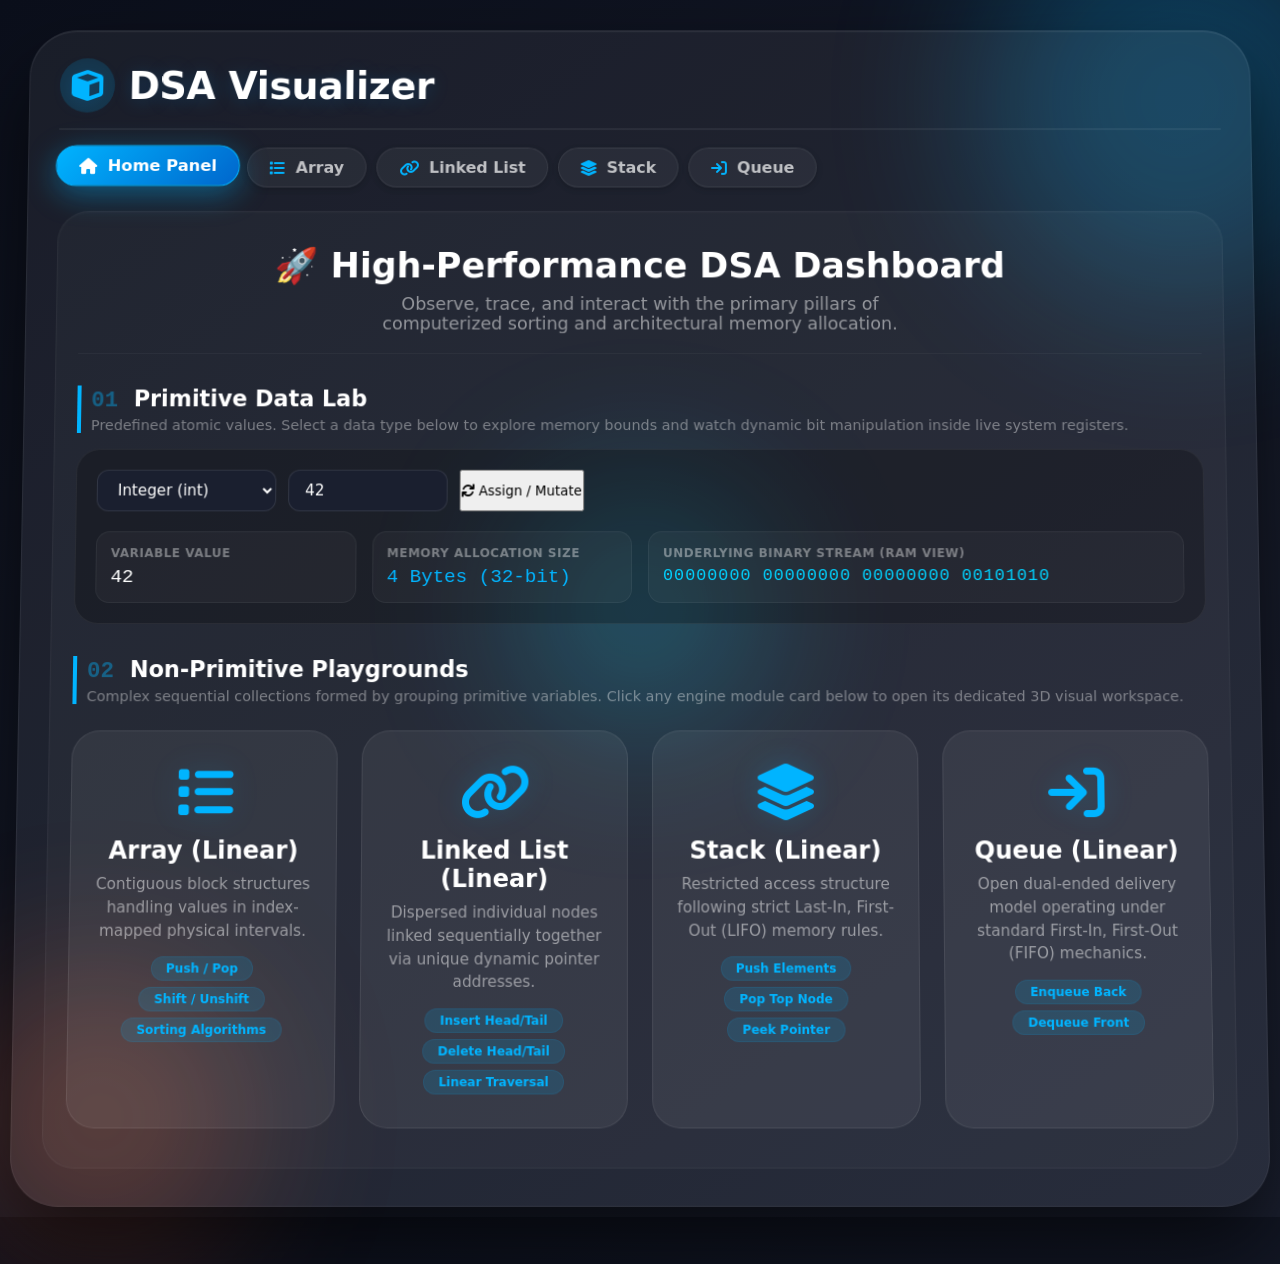
<file: index.html>
<!DOCTYPE html>
<html lang="en">
<head>
    <meta charset="UTF-8">
    <meta name="viewport" content="width=device-width, initial-scale=1.0">
    <title>3D DSA Visualizer · Production Edition</title>
    <link rel="stylesheet" href="https://cdnjs.cloudflare.com/ajax/libs/font-awesome/6.0.0-beta3/css/all.min.css">
    <link rel="stylesheet" href="style.css">
</head>
<body>
    <div class="glow-orb" style="width: 400px; height: 400px; background: #00b4ff; top: -100px; right: -100px;"></div>
    <div class="glow-orb" style="width: 300px; height: 300px; background: #ff6b35; bottom: -50px; left: -50px; animation-delay: 4s;"></div>
    <div class="glow-orb" style="width: 250px; height: 250px; background: #00d2ff; top: 50%; left: 50%; transform: translate(-50%, -50%); animation-delay: 2s;"></div>

    <div class="container">
        <h1><i class="fas fa-cube"></i>DSA Visualizer</h1>

        <div class="top-bar">
            <div class="ds-tabs">
                <div class="ds-tab active" data-panel="home"><i class="fas fa-home"></i> Home Panel</div>
                <div class="ds-tab" data-panel="array"><i class="fas fa-list"></i> Array</div>
                <div class="ds-tab" data-panel="linkedlist"><i class="fas fa-link"></i> Linked List</div>
                <div class="ds-tab" data-panel="stack"><i class="fas fa-layer-group"></i> Stack</div>
                <div class="ds-tab" data-panel="queue"><i class="fas fa-arrow-right-to-bracket"></i> Queue</div>
            </div>
            
            <div class="sort-selector" id="sortSelector" style="display: none;">
                <i class="fas fa-sort" style="color:#00b4ff;"></i>
                <select id="sortAlgorithm">
                    <option value="bubble">Bubble Sort</option>
                    <option value="selection">Selection Sort</option>
                    <option value="insertion">Insertion Sort</option>
                </select>
                <button class="success" id="sortBtn"><i class="fas fa-play"></i> Sort</button>
                <button class="outline" id="shuffleBtn"><i class="fas fa-random"></i> Shuffle</button>
            </div>
        </div>

        <div id="panel-home" class="panel active">
            <div class="home-hero">
                <h2>🚀 High-Performance DSA Dashboard</h2>
                <p>Observe, trace, and interact with the primary pillars of computerized sorting and architectural memory allocation.</p>
            </div>

            <div class="ds-section-title">
                <span>01</span> Primitive Data Lab
                <p>Predefined atomic values. Select a data type below to explore memory bounds and watch dynamic bit manipulation inside live system registers.</p>
            </div>
            
            <div class="primitive-lab-container">
                <div class="lab-controls">
                    <select id="primitive-selector">
                        <option value="int">Integer (int)</option>
                        <option value="float">Float (float)</option>
                        <option value="char">Character (char)</option>
                        <option value="bool">Boolean (bool)</option>
                    </select>
                    <input type="text" id="primitive-input" value="42">
                    <button class="success" id="primitive-update-btn"><i class="fas fa-sync"></i> Assign / Mutate</button>
                </div>

                <div class="lab-display">
                    <div class="register-box">
                        <span class="reg-label">Variable Value</span>
                        <div class="reg-value" id="reg-val-out">42</div>
                    </div>
                    <div class="register-box">
                        <span class="reg-label">Memory Allocation Size</span>
                        <div class="reg-value" id="reg-size-out" style="color: #00b4ff;">4 Bytes (32-bit)</div>
                    </div>
                    <div class="register-box structural-binary">
                        <span class="reg-label">Underlying Binary Stream (RAM View)</span>
                        <div class="reg-value binary-stream" id="reg-bin-out">00000000 00000000 00000000 00101010</div>
                    </div>
                </div>
            </div>

            <div class="ds-section-title">
                <span>02</span> Non-Primitive Playgrounds
                <p>Complex sequential collections formed by grouping primitive variables. Click any engine module card below to open its dedicated 3D visual workspace.</p>
            </div>

            <div class="home-grid">
                <div class="home-card" data-panel="array">
                    <i class="fas fa-list"></i>
                    <h3>Array (Linear)</h3>
                    <p>Contiguous block structures handling values in index-mapped physical intervals.</p>
                    <div class="ops-badge-group">
                        <span class="badge">Push / Pop</span>
                        <span class="badge">Shift / Unshift</span>
                        <span class="badge">Sorting Algorithms</span>
                    </div>
                </div>

                <div class="home-card" data-panel="linkedlist">
                    <i class="fas fa-link"></i>
                    <h3>Linked List (Linear)</h3>
                    <p>Dispersed individual nodes linked sequentially together via unique dynamic pointer addresses.</p>
                    <div class="ops-badge-group">
                        <span class="badge">Insert Head/Tail</span>
                        <span class="badge">Delete Head/Tail</span>
                        <span class="badge">Linear Traversal</span>
                    </div>
                </div>

                <div class="home-card" data-panel="stack">
                    <i class="fas fa-layer-group"></i>
                    <h3>Stack (Linear)</h3>
                    <p>Restricted access structure following strict Last-In, First-Out (LIFO) memory rules.</p>
                    <div class="ops-badge-group">
                        <span class="badge">Push Elements</span>
                        <span class="badge">Pop Top Node</span>
                        <span class="badge">Peek Pointer</span>
                    </div>
                </div>

                <div class="home-card" data-panel="queue">
                    <i class="fas fa-arrow-right-to-bracket"></i>
                    <h3>Queue (Linear)</h3>
                    <p>Open dual-ended delivery model operating under standard First-In, First-Out (FIFO) mechanics.</p>
                    <div class="ops-badge-group">
                        <span class="badge">Enqueue Back</span>
                        <span class="badge">Dequeue Front</span>
                    </div>
                </div>
            </div>
        </div>

        <div id="panel-array" class="panel">
            <div class="visual-area" id="array-visual"></div>
            <div class="controls">
                <div class="action-group">
                    <input type="number" id="array-input" placeholder="value" value="42">
                    <button class="primary" id="arr-push"><i class="fas fa-plus-circle"></i> Push</button>
                    <button class="primary" id="arr-unshift"><i class="fas fa-arrow-right"></i> Unshift</button>
                    <button class="danger" id="arr-pop"><i class="fas fa-minus-circle"></i> Pop</button>
                    <button class="danger" id="arr-shift"><i class="fas fa-arrow-left"></i> Shift</button>
                </div>
                <button class="outline" id="arr-reset"><i class="fas fa-undo-alt"></i> Reset</button>
                <span class="info-badge" id="array-info">size: 0</span>
            </div>
        </div>

        <div id="panel-linkedlist" class="panel">
            <div class="visual-area" id="list-visual"></div>
            <div class="controls">
                <div class="action-group">
                    <input type="number" id="list-input" placeholder="value" value="7">
                    <button class="primary" id="list-addhead"><i class="fas fa-plus"></i> Add Head</button>
                    <button class="primary" id="list-addtail"><i class="fas fa-plus-circle"></i> Add Tail</button>
                    <button class="danger" id="list-removehead"><i class="fas fa-minus"></i> Remove Head</button>
                    <button class="danger" id="list-removetail"><i class="fas fa-minus-circle"></i> Remove Tail</button>
                </div>
                <button class="outline" id="list-reset"><i class="fas fa-undo-alt"></i> Reset</button>
                <span class="info-badge" id="list-info">size: 0</span>
            </div>
        </div>

        <div id="panel-stack" class="panel">
            <div class="visual-area" style="background: rgba(0,0,0,0.15);">
                <div class="stack-container-3d" id="stack-visual"></div>
            </div>
            <div class="controls">
                <div class="action-group">
                    <input type="number" id="stack-input" placeholder="value" value="99">
                    <button class="primary" id="stack-push"><i class="fas fa-arrow-up"></i> Push</button>
                    <button class="danger" id="stack-pop"><i class="fas fa-arrow-down"></i> Pop</button>
                    <button class="outline" id="stack-peek"><i class="fas fa-eye"></i> Peek</button>
                </div>
                <button class="outline" id="stack-reset"><i class="fas fa-undo-alt"></i> Reset</button>
                <span class="info-badge" id="stack-info">size: 0</span>
            </div>
        </div>

        <div id="panel-queue" class="panel">
            <div class="visual-area" id="queue-visual"></div>
            <div class="controls">
                <div class="action-group">
                    <input type="number" id="queue-input" placeholder="value" value="33">
                    <button class="primary" id="queue-enqueue"><i class="fas fa-plus"></i> Enqueue</button>
                    <button class="danger" id="queue-dequeue"><i class="fas fa-minus"></i> Dequeue</button>
                    <button class="outline" id="queue-front"><i class="fas fa-arrow-right"></i> Front</button>
                    <button class="outline" id="queue-rear"><i class="fas fa-arrow-left"></i> Rear</button>
                </div>
                <button class="outline" id="queue-reset"><i class="fas fa-undo-alt"></i> Reset</button>
                <span class="info-badge" id="queue-info">size: 0</span>
            </div>
        </div>
    </div>

    <script src="script.js"></script>
</body>
</html>
</file>
<file: style.css>
* {
    margin: 0;
    padding: 0;
    box-sizing: border-box;
    font-family: 'Segoe UI', Roboto, system-ui, sans-serif;
}

body {
    background: linear-gradient(145deg, #0a0e1a 0%, #1a1f2f 100%);
    min-height: 100vh;
    display: flex;
    justify-content: center;
    align-items: center;
    padding: 20px;
    perspective: 1200px;
    overflow-x: hidden;
}

.container {
    max-width: 1500px;
    width: 100%;
    background: rgba(255, 255, 255, 0.06);
    border-radius: 48px;
    padding: 28px 30px 36px;
    box-shadow: 0 40px 80px rgba(0, 0, 0, 0.6), inset 0 1px 1px rgba(255, 255, 255, 0.08);
    border: 1px solid rgba(255, 255, 255, 0.06);
    transform: rotateX(2deg);
    transition: transform 0.5s cubic-bezier(0.34, 1.56, 0.64, 1);
}

.container:hover {
    transform: rotateX(0deg) scale(1.01);
}

h1 {
    font-size: 2.4rem;
    font-weight: 700;
    color: #fff;
    display: flex;
    align-items: center;
    gap: 14px;
    margin-bottom: 18px;
    letter-spacing: -0.3px;
    border-bottom: 2px solid rgba(255, 255, 255, 0.06);
    padding-bottom: 16px;
    text-shadow: 0 2px 20px rgba(0, 150, 255, 0.2);
}

h1 i {
    color: #00b4ff;
    background: rgba(0, 180, 255, 0.15);
    padding: 12px;
    border-radius: 30px;
    font-size: 2rem;
    animation: glowPulse 2s ease-in-out infinite;
}

@keyframes glowPulse {
    0%, 100% { box-shadow: 0 0 20px rgba(0, 180, 255, 0.2); }
    50% { box-shadow: 0 0 40px rgba(0, 180, 255, 0.5); }
}

.top-bar {
    display: flex;
    flex-wrap: wrap;
    align-items: center;
    justify-content: space-between;
    gap: 16px 20px;
    margin-bottom: 24px;
}

.ds-tabs {
    display: flex;
    flex-wrap: wrap;
    gap: 10px;
}

.ds-tab {
    background: rgba(255, 255, 255, 0.05);
    border: 1px solid rgba(255, 255, 255, 0.08);
    padding: 10px 22px;
    border-radius: 60px;
    font-weight: 600;
    font-size: 1rem;
    color: rgba(255, 255, 255, 0.7);
    cursor: pointer;
    transition: all 0.3s cubic-bezier(0.34, 1.56, 0.64, 1);
    display: flex;
    align-items: center;
    gap: 10px;
    box-shadow: 0 2px 6px rgba(0, 0, 0, 0.2);
}

.ds-tab i { color: #00b4ff; }
.ds-tab:hover {
    background: rgba(0, 180, 255, 0.12);
    transform: translateY(-3px) scale(1.02);
    border-color: rgba(0, 180, 255, 0.3);
    box-shadow: 0 8px 25px rgba(0, 180, 255, 0.15);
}

.ds-tab.active {
    background: linear-gradient(135deg, #00b4ff, #0066cc);
    border-color: #00b4ff;
    color: white;
    box-shadow: 0 8px 30px rgba(0, 180, 255, 0.4);
    transform: translateY(-2px) scale(1.03);
}
.ds-tab.active i { color: white; }

.panel {
    display: none;
    background: rgba(255, 255, 255, 0.03);
    border-radius: 32px;
    padding: 24px 22px 28px;
    border: 1px solid rgba(255, 255, 255, 0.04);
    box-shadow: inset 0 1px 3px rgba(255, 255, 255, 0.03);
    transform-style: preserve-3d;
    animation: panelFloat 0.6s cubic-bezier(0.34, 1.56, 0.64, 1);
}

@keyframes panelFloat {
    0% { opacity: 0; transform: translateY(30px) rotateX(-10deg) scale(0.95); }
    100% { opacity: 1; transform: translateY(0) rotateX(0) scale(1); }
}

.panel.active { display: block; }

/* TAXONOMY CLASSIFICATION HEADINGS */
.ds-section-title {
    color: #fff;
    font-size: 1.4rem;
    font-weight: 700;
    margin: 32px 0 16px;
    padding-left: 10px;
    border-left: 4px solid #00b4ff;
}

.ds-section-title span {
    color: rgba(0, 180, 255, 0.4);
    font-family: monospace;
    margin-right: 8px;
}

.ds-section-title p {
    color: rgba(255, 255, 255, 0.4);
    font-size: 0.9rem;
    font-weight: 400;
    margin-top: 4px;
}

/* PRIMITIVE LAB MONITOR CONTAINER */
.primitive-lab-container {
    background: rgba(0, 0, 0, 0.25);
    border: 1px solid rgba(255, 255, 255, 0.06);
    border-radius: 24px;
    padding: 20px;
    margin-bottom: 30px;
}

.lab-controls {
    display: flex;
    gap: 12px;
    margin-bottom: 20px;
    flex-wrap: wrap;
}

.lab-controls select, .lab-controls input {
    background: #1a1f2f;
    border: 1px solid rgba(255, 255, 255, 0.1);
    color: white;
    padding: 10px 16px;
    border-radius: 12px;
    outline: none;
    font-size: 0.95rem;
}

.lab-controls select { cursor: pointer; }
.lab-controls input { width: 160px; }

.lab-display {
    display: grid;
    grid-template-columns: repeat(auto-fit, minmax(200px, 1fr));
    gap: 16px;
}

.register-box {
    background: rgba(255, 255, 255, 0.03);
    border: 1px solid rgba(255, 255, 255, 0.05);
    padding: 14px;
    border-radius: 14px;
    text-align: left;
    transition: border-color 0.3s ease;
}

.structural-binary { grid-column: span 2; }

@media (max-width: 600px) {
    .structural-binary { grid-column: span 1; }
}

.reg-label {
    display: block;
    font-size: 0.75rem;
    text-transform: uppercase;
    color: rgba(255, 255, 255, 0.4);
    margin-bottom: 6px;
    font-weight: 600;
    letter-spacing: 0.5px;
}

.reg-value {
    font-family: monospace;
    font-size: 1.2rem;
    color: #fff;
    word-break: break-all;
}

.binary-stream {
    color: #00d2ff !important;
    font-size: 1.05rem;
    letter-spacing: 1px;
}

/* NON-PRIMITIVE CARD GRIDS */
.home-grid {
    display: grid;
    grid-template-columns: repeat(auto-fit, minmax(220px, 1fr));
    gap: 24px;
    padding: 10px 0;
}

.home-card {
    background: rgba(255, 255, 255, 0.06);
    border: 1px solid rgba(255, 255, 255, 0.08);
    border-radius: 28px;
    padding: 32px 20px;
    text-align: center;
    transition: all 0.4s cubic-bezier(0.34, 1.56, 0.64, 1);
    cursor: pointer;
    transform-style: preserve-3d;
}

.home-card:hover {
    transform: rotateY(5deg) rotateX(3deg) translateZ(30px) scale(1.03);
    background: rgba(0, 180, 255, 0.1);
    border-color: rgba(0, 180, 255, 0.3);
    box-shadow: 0 20px 50px rgba(0, 180, 255, 0.15);
}

.home-card i {
    font-size: 3.5rem;
    color: #00b4ff;
    margin-bottom: 16px;
    display: block;
    text-shadow: 0 0 30px rgba(0, 180, 255, 0.2);
}

.home-card h3 {
    color: #fff;
    font-size: 1.5rem;
    font-weight: 700;
    margin-bottom: 8px;
}

.home-card p {
    color: rgba(255, 255, 255, 0.5);
    font-size: 0.95rem;
    line-height: 1.5;
}

.ops-badge-group {
    display: flex;
    flex-wrap: wrap;
    justify-content: center;
    gap: 6px;
    margin-top: 14px;
}

.badge {
    display: inline-block;
    background: rgba(0, 180, 255, 0.15);
    color: #00b4ff;
    padding: 4px 14px;
    border-radius: 60px;
    font-size: 0.75rem;
    font-weight: 600;
    border: 1px solid rgba(0, 180, 255, 0.1);
}

.home-hero {
    text-align: center;
    padding: 10px 20px 20px;
    border-bottom: 1px solid rgba(255, 255, 255, 0.04);
}

.home-hero h2 { color: #fff; font-size: 2.2rem; font-weight: 700; margin-bottom: 8px; }
.home-hero p { color: rgba(255, 255, 255, 0.5); font-size: 1.1rem; max-width: 600px; margin: 0 auto; }

/* 3D RENDERING SLABS */
.visual-area {
    background: rgba(0, 0, 0, 0.2);
    border-radius: 28px;
    padding: 28px 20px;
    min-height: 240px;
    border: 1px solid rgba(255, 255, 255, 0.04);
    box-shadow: inset 0 4px 30px rgba(0, 0, 0, 0.3);
    margin-bottom: 24px;
    display: flex;
    flex-wrap: wrap;
    align-items: center;
    justify-content: center;
    gap: 14px 18px;
    transform-style: preserve-3d;
}

.visual-item {
    background: rgba(255, 255, 255, 0.08);
    padding: 12px 24px;
    border-radius: 16px;
    font-size: 1.5rem;
    font-weight: 700;
    color: #fff;
    border: 1px solid rgba(255, 255, 255, 0.08);
    transition: all 0.4s cubic-bezier(0.34, 1.56, 0.64, 1);
    min-width: 60px;
    text-align: center;
    transform-style: preserve-3d;
    box-shadow: 0 4px 15px rgba(0, 0, 0, 0.3), inset 0 1px 0 rgba(255, 255, 255, 0.05);
}

.visual-item:hover {
    transform: rotateY(10deg) rotateX(5deg) translateZ(20px) scale(1.05);
    box-shadow: 0 20px 40px rgba(0, 0, 0, 0.5), 0 0 30px rgba(0, 180, 255, 0.15);
}

.visual-item.slide-in-3d { animation: slideIn3D 0.5s cubic-bezier(0.34, 1.56, 0.64, 1) forwards; }
@keyframes slideIn3D {
    0% { transform: rotateY(-30deg) rotateX(20deg) translateZ(-50px) scale(0.5); opacity: 0; }
    100% { transform: rotateY(0deg) rotateX(0deg) translateZ(0) scale(1); opacity: 1; }
}

.visual-item.pop-out-3d { animation: popOut3D 0.4s cubic-bezier(0.34, 1.56, 0.64, 1) forwards; }
@keyframes popOut3D {
    0% { transform: rotateY(0deg) rotateX(0deg) translateZ(0) scale(1); opacity: 1; }
    100% { transform: rotateY(40deg) rotateX(20deg) translateZ(-80px) scale(0.3); opacity: 0; }
}

.visual-item.highlight-3d { background: rgba(0, 180, 255, 0.25); border-color: #00b4ff; box-shadow: 0 0 40px rgba(0, 180, 255, 0.3); transform: translateZ(20px) scale(1.08); }
.visual-item.comparing-3d { background: rgba(255, 107, 53, 0.25); border-color: #ff6b35; box-shadow: 0 0 40px rgba(255, 107, 53, 0.3); animation: pulse3D 0.6s ease-in-out infinite alternate; }
@keyframes pulse3D { 0% { transform: rotateY(-3deg) translateZ(10px); } 100% { transform: rotateY(3deg) translateZ(25px) scale(1.03); } }
.visual-item.sorted-3d { background: rgba(0, 210, 255, 0.2); border-color: #00d2ff; box-shadow: 0 0 40px rgba(0, 210, 255, 0.2); }

/* VERTICAL STACK SLAB FRAME */
.stack-container-3d {
    display: flex;
    flex-direction: column-reverse;
    align-items: center;
    gap: 12px;
    width: 100%;
    max-width: 420px;
    margin: 0 auto;
    padding: 20px 24px;
    background: rgba(0, 0, 0, 0.25);
    border-radius: 28px;
    border: 2px solid rgba(0, 180, 255, 0.1);
    min-height: 140px;
    transform-style: preserve-3d;
}
.stack-container-3d .visual-item { width: 100%; max-width: 260px; background: rgba(255, 255, 255, 0.06); }
.stack-container-3d .visual-item.stack-top-3d { background: rgba(249, 168, 37, 0.25); border-color: #f9a825; box-shadow: 0 10px 40px rgba(249, 168, 37, 0.25); transform: translateZ(20px) scale(1.04); }

/* LOWER HARDWARE CONTROLS BAR */
.controls {
    display: flex;
    flex-wrap: wrap;
    align-items: center;
    gap: 14px 18px;
    background: rgba(0, 0, 0, 0.25);
    padding: 14px 20px;
    border-radius: 60px;
    border: 1px solid rgba(255, 255, 255, 0.04);
}

.controls input {
    border: none;
    background: rgba(255, 255, 255, 0.06);
    color: #fff;
    padding: 10px 18px;
    border-radius: 40px;
    font-size: 0.95rem;
    width: 120px;
    border: 1px solid rgba(255, 255, 255, 0.06);
    outline: none;
}
.controls input:focus { outline: 2px solid #00b4ff; background: rgba(255, 255, 255, 0.1); }

.controls button {
    background: rgba(255, 255, 255, 0.04);
    border: none;
    padding: 9px 20px;
    border-radius: 40px;
    font-weight: 600;
    color: rgba(255, 255, 255, 0.8);
    display: inline-flex;
    align-items: center;
    gap: 10px;
    border: 1px solid rgba(255, 255, 255, 0.06);
    cursor: pointer;
    transition: all 0.3s cubic-bezier(0.34, 1.56, 0.64, 1);
    font-size: 0.9rem;
}
.controls button i { color: #00b4ff; }
.controls button:hover { background: rgba(0, 180, 255, 0.15); border-color: rgba(0, 180, 255, 0.3); transform: translateY(-2px); }
.controls button.primary { background: linear-gradient(135deg, #00b4ff, #0066cc); border-color: #00b4ff; color: white; }
.controls button.primary i { color: white; }
.controls button.danger { background: linear-gradient(135deg, #ff4757, #c0392b); border-color: #ff4757; color: white; }
.controls button.danger i { color: white; }
.controls button.outline { background: transparent; border: 1px solid rgba(255, 255, 255, 0.08); }
.controls button.success { background: linear-gradient(135deg, #00d2ff, #00a86b); border-color: #00d2ff; color: white; }
.controls button.success i { color: white; }

.info-badge { font-size: 0.9rem; background: rgba(255, 255, 255, 0.04); padding: 5px 18px; border-radius: 60px; color: rgba(255, 255, 255, 0.6); margin-left: auto; }
.sort-selector { display: flex; align-items: center; gap: 10px; background: rgba(0, 0, 0, 0.2); padding: 4px 14px 4px 18px; border-radius: 60px; border: 1px solid rgba(255, 255, 255, 0.04); }
.sort-selector select { border: none; background: #1a1f2f; color: #fff; padding: 8px 14px; border-radius: 40px; outline: none; cursor: pointer; }
.empty-message { color: rgba(255, 255, 255, 0.3); font-size: 1.1rem; }

@media (max-width: 780px) {
    .controls { flex-direction: column; align-items: stretch; }
    .info-badge { margin-left: 0; text-align: center; }
    .home-grid { grid-template-columns: 1fr; }
}

.glow-orb { position: fixed; border-radius: 50%; pointer-events: none; z-index: -1; filter: blur(80px); opacity: 0.25; animation: orbFloat 8s ease-in-out infinite alternate; }
@keyframes orbFloat { 0% { transform: translate(0, 0) scale(1); } 100% { transform: translate(60px, -60px) scale(1.3); } }
</file>
